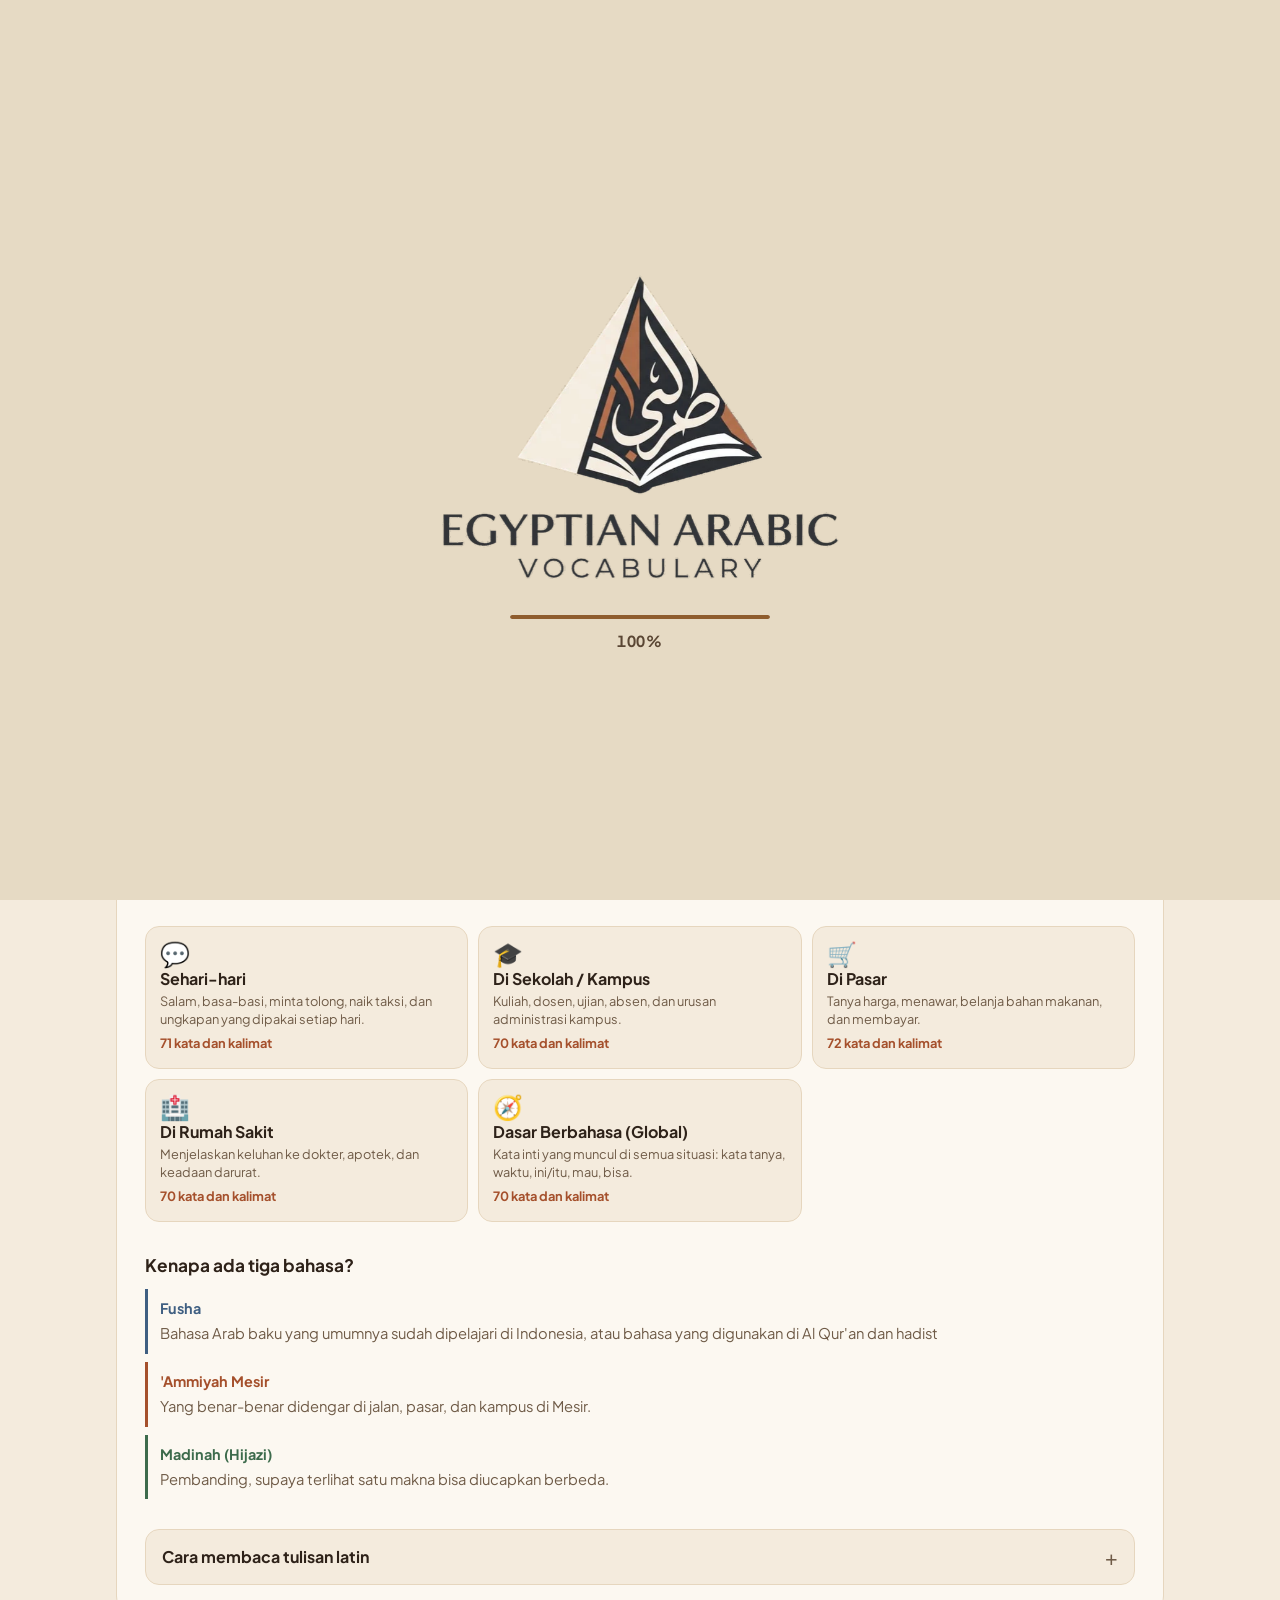
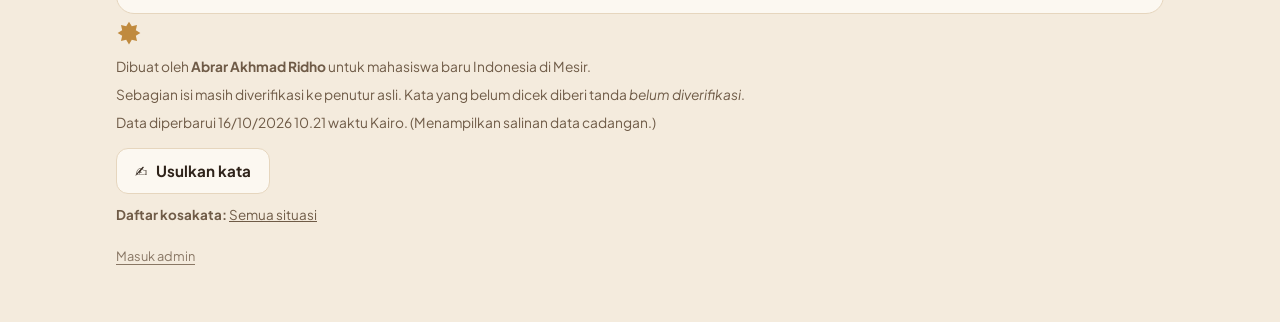
<file: site/index.html>
<!DOCTYPE html>
<html lang="id" data-tema="pagi">
<head>
  <meta charset="utf-8">
  <meta name="viewport" content="width=device-width, initial-scale=1, viewport-fit=cover">
  <title>Egyptian Arabic Vocabulary — Kamus Bahasa Arab Mesir untuk Maba Indonesia</title>
  <meta name="description" content="Kamus saku bahasa Arab Mesir ('Ammiyah) untuk mahasiswa baru Indonesia di Mesir: kosakata dan kalimat sehari-hari, dibandingkan dengan Fusha dan logat Madinah, lengkap dengan cara baca latin.">
  <link rel="canonical" href="https://egypt-arabic-vocabulary.pages.dev/">
  <meta name="theme-color" content="#F4EBDD" id="warnaTema">

  <meta property="og:type" content="website">
  <meta property="og:title" content="Egyptian Arabic Vocabulary">
  <meta property="og:description" content="Kamus saku Fusha, 'Ammiyah Mesir, dan Madinah untuk maba Indonesia di Mesir.">
  <meta property="og:image" content="https://egypt-arabic-vocabulary.pages.dev/assets/img/og.jpg">
  <meta property="og:url" content="https://egypt-arabic-vocabulary.pages.dev/">
  <meta name="twitter:card" content="summary_large_image">

  <link rel="icon" href="assets/img/favicon-32.png" sizes="32x32">
  <link rel="apple-touch-icon" href="assets/img/ikon-180.png">

  <link rel="preconnect" href="https://fonts.googleapis.com">
  <link rel="preconnect" href="https://fonts.gstatic.com" crossorigin>
  <link href="https://fonts.googleapis.com/css2?family=Amiri:wght@400;700&family=Marcellus&family=Plus+Jakarta+Sans:ital,wght@0,400;0,500;0,700;0,800;1,400&display=swap" rel="stylesheet">

  <script>
    /* Pasang tema & bahasa terakhir sebelum halaman tampil (supaya tidak berkedip) */
    (function () {
      var d = document.documentElement;
      try {
        if (localStorage.getItem('eav-tema') === 'malam') d.setAttribute('data-tema', 'malam');
        if (localStorage.getItem('eav-bahasa') === 'en') d.setAttribute('lang', 'en');
      } catch (e) {}
    })();
  </script>
  <link rel="stylesheet" href="assets/css/style.css?v=2">
</head>
<body>
  <!-- ================= LAYAR LOADING ================= -->
  <div class="loader" id="loader" role="status" aria-live="polite">
    <div class="loader-isi">
      <div class="loader-media">
        <video id="loaderVideo" muted playsinline preload="auto" aria-hidden="true"></video>
        <img id="loaderLogo" class="loader-logo" src="assets/img/logo.webp" alt="Egyptian Arabic Vocabulary" hidden>
      </div>
      <div class="loader-bar" aria-hidden="true"><span id="loaderBar"></span></div>
      <p class="loader-angka"><span id="loaderAngka">0</span>%</p>
      <div class="loader-gagal" id="loaderGagal" hidden>
        <p id="loaderPesan"></p>
        <button type="button" id="loaderUlang"></button>
      </div>
    </div>
  </div>

  <a class="lompat" href="#panel" data-t="lompat">Langsung ke isi</a>

  <!-- ================= MENU RINGKAS (muncul saat scroll) ================= -->
  <nav class="mini" id="mini" aria-label="Menu ringkas">
    <div class="wadah mini-isi">
      <div class="mini-menu">
        <button type="button" data-go="home" data-t="menuHome">Home</button>
        <button type="button" data-go="sub" data-t="menuKosakata">Kosakata</button>
        <button type="button" data-go="tentang" data-t="menuTentang">Tentang Saya</button>
        <button type="button" data-go="administrasi" data-t="menuAdministrasiPendek">Administrasi</button>
      </div>
      <div class="alat alat-kecil">
        <button type="button" class="tombol-tema" data-aksi="tema" aria-label="Ganti mode"><span class="ikon-tema" aria-hidden="true"></span></button>
        <button type="button" class="tombol-bahasa" data-aksi="bahasa" aria-label="Ganti bahasa"><span data-bahasa="id">ID</span><span data-bahasa="en">EN</span></button>
      </div>
    </div>
  </nav>

  <!-- ================= HEADER ================= -->
  <header class="hero" id="hero">
    <div class="hero-foto" aria-hidden="true">
      <img id="fotoPagi" class="foto-pagi" alt="" decoding="async" fetchpriority="high">
      <img id="fotoMalam" class="foto-malam" alt="" decoding="async">
    </div>

    <div class="hero-atas">
      <div class="wadah hero-atas-isi">
        <button type="button" class="merek" data-go="home" aria-label="Home">
          <img src="assets/img/lambang.webp" alt="" width="44" height="39">
        </button>
        <div class="alat">
          <button type="button" class="tombol-tema" data-aksi="tema" aria-label="Ganti mode">
            <span class="ikon-tema" aria-hidden="true"></span><span class="label-tema"></span>
          </button>
          <button type="button" class="tombol-bahasa" data-aksi="bahasa" aria-label="Ganti bahasa">
            <span data-bahasa="id">ID</span><span data-bahasa="en">EN</span>
          </button>
        </div>
      </div>
    </div>

    <div class="hero-isi">
      <div class="wadah">
        <p class="hero-ar anim" lang="ar" dir="rtl" aria-hidden="true">قاموس الجيب</p>
        <h1 class="anim">Egyptian Arabic Vocabulary</h1>
        <p class="hero-sub anim" data-t="subjudul">Kamus saku untuk maba Indonesia di Mesir</p>
        <p class="hero-kredit anim"><span data-t="dibuatOleh">Dibuat oleh</span> <button type="button" class="link-nama" data-go="tentang" id="namaPembuat"></button></p>

        <nav class="menu anim" aria-label="Menu utama">
          <button type="button" data-go="home" data-t="menuHome">Home</button>
          <button type="button" data-go="tentang" data-t="menuTentang">Tentang Saya</button>
          <button type="button" data-go="administrasi" data-t="menuAdministrasi">Administrasi di Mesir</button>
          <button type="button" id="tombolKosakata" aria-expanded="false" aria-controls="menuSub"><span data-t="menuKosakata">Kosakata</span><span class="plus" aria-hidden="true">+</span></button>
        </nav>
        <div class="menu-sub" id="menuSub" hidden></div>

        <div class="jam anim" id="jam" aria-label="Jam"></div>
      </div>
    </div>
  </header>

  <main class="wadah" id="utama">
    <!-- ================= PENCARIAN ================= -->
    <section class="kotak-cari" aria-label="Pencarian">
      <form id="formCari" role="search">
        <label for="inputCari" data-t="cariLabel">Cari kata atau kalimat</label>
        <div class="baris-cari">
          <input id="inputCari" type="search" autocomplete="off" enterkeyhint="search">
          <button type="submit" data-t="cariTombol">Cari</button>
        </div>
        <p class="bantuan" data-t-html="cariBantuan"></p>
      </form>
    </section>

    <!-- ================= PANEL (isi berganti sesuai menu) ================= -->
    <section class="panel" id="panel" tabindex="-1" aria-live="polite"></section>
  </main>

  <footer>
    <div class="wadah">
      <svg class="bintang" viewBox="0 0 24 24" fill="currentColor" aria-hidden="true"><path d="M12 1.5l2.6 4.2 4.8-1.1-1.1 4.8 4.2 2.6-4.2 2.6 1.1 4.8-4.8-1.1L12 22.5l-2.6-4.2-4.8 1.1 1.1-4.8L1.5 12l4.2-2.6-1.1-4.8 4.8 1.1z"/></svg>
      <p><span data-t="footerDibuat1">Dibuat oleh</span> <strong id="footerNama"></strong> <span data-t="footerDibuat2">untuk mahasiswa baru Indonesia di Mesir.</span></p>
      <p data-t-html="footerVerifikasi"></p>
      <p id="footerWaktu"></p>
      <div class="footer-aksi">
        <a class="tombol-trakteer" id="tombolTrakteer" target="_blank" rel="noopener" hidden><span aria-hidden="true">☕</span> <span data-t="trakteer">Traktir Abrar kopi</span></a>
        <button type="button" class="tombol-garis" data-go="usulkan" id="tombolUsulkan" hidden><span aria-hidden="true">✍️</span> <span data-t="usulkanKata">Usulkan kata</span></button>
      </div>
      <!--DAFTAR-KOSAKATA-->
      <nav class="daftar-situs" aria-label="Daftar kosakata">
        <p><b>Daftar kosakata:</b> <a href="/kosakata/">Semua situasi</a></p>
      </nav>
      <!--/DAFTAR-KOSAKATA-->
      <p class="footer-admin"><button type="button" class="link-kecil" id="tombolAdmin" data-t="masukAdmin">Masuk admin</button></p>
    </div>
  </footer>

  <button type="button" id="keAtas" aria-label="Kembali ke atas">&uarr;</button>
  <div class="toast" id="toast" role="status" aria-live="polite" hidden></div>

  <script src="assets/js/config.js?v=1"></script>
  <script src="assets/js/teks.js?v=2"></script>
  <script src="assets/js/app.js?v=1"></script>
</body>
</html>
</file>
<file: site/assets/css/style.css>
/* =====================================================================
   EGYPTIAN ARABIC VOCABULARY — TAMPILAN
   Warna diambil dari foto header: pasir keemasan (pagi) & navy malam.
   Ganti warna cukup di dua blok token di bawah ini.
   ===================================================================== */

/* ---------- MODE PAGI ---------- */
:root {
  --bg: #F4EBDD;          /* latar halaman (pasir muda) */
  --bg-rgb: 244, 235, 221;
  --bg-2: #EFE2CC;        /* latar lembut: chip, tabel */
  --kartu: #FCF8F1;       /* kartu */
  --garis: #E6D6BE;
  --teks: #2E2219;        /* coklat tua */
  --teks-2: #6F5B47;
  --aksen: #8F5D2E;       /* amber pasir (tombol aktif) */
  --aksen-teks: #FFFFFF;
  --aksen-lembut: #F1E1C6;
  --emas: #C08A3E;        /* hiasan */
  --fusha: #3F5F82;
  --mesir: #A5502C;
  --madinah: #3D6B4C;
  --draf-bg: #F6EBC8;
  --draf-teks: #7A5A0E;
  --bahaya: #A33A2A;
  --sukses: #2F6B4F;
  --bayang: 0 8px 28px rgba(80, 52, 18, .10);
  --bayang-kecil: 0 2px 10px rgba(80, 52, 18, .07);
  --hero-teks: #2E2219;
  --loader-bg: #E6DAC4;   /* sama persis dengan latar video logo */

  --font-ui: 'Plus Jakarta Sans', system-ui, -apple-system, 'Segoe UI', sans-serif;
  --font-judul: 'Marcellus', 'Plus Jakarta Sans', Georgia, serif;
  --font-ar: 'Amiri', 'Noto Naskh Arabic', 'Traditional Arabic', serif;
  --lebar: 1080px;
  --radius: 18px;
  color-scheme: light;
}

/* ---------- MODE MALAM ---------- */
:root[data-tema="malam"] {
  --bg: #0A1730;
  --bg-rgb: 10, 23, 48;
  --bg-2: #142849;
  --kartu: #112240;
  --garis: #23395C;
  --teks: #ECE6D8;
  --teks-2: #A3AFC4;
  --aksen: #E2B672;
  --aksen-teks: #1B1508;
  --aksen-lembut: #2A3550;
  --emas: #E2B672;
  --fusha: #8FB4E0;
  --mesir: #E79B71;
  --madinah: #8AC49D;
  --draf-bg: rgba(226, 182, 114, .14);
  --draf-teks: #E8C68C;
  --bahaya: #F08A7A;
  --sukses: #8AC49D;
  --bayang: 0 10px 30px rgba(0, 0, 0, .35);
  --bayang-kecil: 0 2px 12px rgba(0, 0, 0, .28);
  --hero-teks: #F3EEE2;
  color-scheme: dark;
}

/* ---------- DASAR ---------- */
*, *::before, *::after { box-sizing: border-box; }
html { scroll-behavior: smooth; -webkit-text-size-adjust: 100%; }
body {
  margin: 0; background: var(--bg); color: var(--teks);
  font-family: var(--font-ui); font-size: 16px; line-height: 1.6;
  -webkit-font-smoothing: antialiased; overflow-x: hidden;
  transition: background-color .5s ease, color .5s ease;
}
body.terkunci { overflow: hidden; }
button, input, select, textarea { font: inherit; color: inherit; }
a { color: var(--aksen); }
img { max-width: 100%; }
:focus-visible { outline: 2px solid var(--aksen); outline-offset: 2px; border-radius: 6px; }
[hidden] { display: none !important; }
.wadah { max-width: var(--lebar); margin: 0 auto; padding: 0 16px; }
.tersembunyi { position: absolute; width: 1px; height: 1px; overflow: hidden; clip: rect(0 0 0 0); white-space: nowrap; }
.lompat { position: absolute; left: 12px; top: -60px; z-index: 100; background: var(--aksen); color: var(--aksen-teks); padding: 8px 14px; border-radius: 10px; font-weight: 700; text-decoration: none; }
.lompat:focus { top: 12px; }
html[lang="en"] [data-bahasa="id"].aktif-saja, html[lang="id"] [data-bahasa="en"].aktif-saja { display: none; }

/* Elemen yang warnanya ikut berganti saat ganti mode */
.kartu, .panel, .kotak-cari, .chip, .ubin, .menu button, .mini, .halaman, details.lipat, .formulir, .modal-isi {
  transition: background-color .5s ease, border-color .5s ease, color .5s ease;
}

/* =====================================================================
   LAYAR LOADING
   ===================================================================== */
.loader {
  position: fixed; inset: 0; z-index: 200; background: var(--loader-bg);
  display: grid; place-items: center; padding: 24px;
  transition: opacity .5s ease, visibility .5s; overflow: hidden;
}
.loader.selesai { opacity: 0; visibility: hidden; pointer-events: none; }
.loader-isi { width: min(640px, 100%); text-align: center; color: #3A2D22; }
.loader-media { position: relative; width: 100%; aspect-ratio: 16 / 9; }
@media (max-width: 600px) { .loader-media { width: 150%; margin-left: -25%; } }
.loader-media video {
  width: 100%; height: 100%; object-fit: cover; display: block;
  /* tepi video dibuat memudar supaya menyatu dengan latar */
  -webkit-mask-image: radial-gradient(ellipse 70% 72% at 50% 50%, #000 62%, transparent 100%);
  mask-image: radial-gradient(ellipse 70% 72% at 50% 50%, #000 62%, transparent 100%);
}
.loader-logo { position: absolute; inset: 0; margin: auto; width: 62%; height: auto; animation: logoMasuk 1.6s cubic-bezier(.2, .8, .2, 1) both; }
@keyframes logoMasuk {
  0% { opacity: 0; transform: translateY(14px) scale(.96); }
  60% { opacity: 1; transform: translateY(-4px) scale(1); }
  100% { opacity: 1; transform: none; }
}
.loader-bar { width: min(260px, 70%); height: 4px; margin: 8px auto 0; border-radius: 99px; background: rgba(58, 45, 34, .14); overflow: hidden; }
.loader-bar span { display: block; height: 100%; width: 0; background: #8F5D2E; border-radius: inherit; transition: width .15s linear; }
.loader-angka { margin: 10px 0 0; font-weight: 700; font-variant-numeric: tabular-nums; letter-spacing: .04em; font-size: .95rem; color: #5A4634; }
.loader-gagal { margin-top: 16px; }
.loader-gagal p { margin: 0 0 10px; color: #5A4634; font-size: .95rem; }
.loader-gagal button { border: 0; background: #8F5D2E; color: #fff; font-weight: 700; padding: 10px 20px; border-radius: 12px; cursor: pointer; }

/* =====================================================================
   HEADER (foto piramida pagi / malam)
   ===================================================================== */
.hero { position: relative; overflow: hidden; min-height: 600px; display: flex; flex-direction: column; color: var(--hero-teks); }
.hero-foto { position: absolute; inset: 0; background: var(--bg-2); }
.hero-foto img {
  position: absolute; inset: 0; width: 100%; height: 100%; object-fit: cover; object-position: 74% 40%;
  transition: opacity .9s ease; opacity: 0;
}
:root:not([data-tema="malam"]) .foto-pagi.siap, :root[data-tema="malam"] .foto-malam.siap { opacity: 1; }
/* Bagian bawah foto memudar ke warna halaman supaya menyatu */
.hero::after {
  content: ""; position: absolute; inset: 0; pointer-events: none;
  background:
    linear-gradient(to top, rgba(var(--bg-rgb), 1) 0%, rgba(var(--bg-rgb), .92) 30%, rgba(var(--bg-rgb), .35) 58%, rgba(var(--bg-rgb), 0) 78%),
    linear-gradient(to bottom, rgba(var(--bg-rgb), .45) 0%, rgba(var(--bg-rgb), 0) 22%);
  transition: background .5s ease;
}
.hero-atas { position: relative; z-index: 2; padding-top: max(12px, env(safe-area-inset-top)); }
.hero-atas-isi { display: flex; align-items: center; justify-content: space-between; gap: 10px; }
.merek { background: none; border: 0; padding: 4px; cursor: pointer; line-height: 0; border-radius: 10px; }
.merek img { width: 44px; height: auto; filter: drop-shadow(0 2px 6px rgba(0, 0, 0, .18)); }

.alat { display: flex; gap: 8px; align-items: center; }
.tombol-tema, .tombol-bahasa {
  display: inline-flex; align-items: center; gap: 6px; height: 38px; padding: 0 12px;
  border-radius: 999px; border: 1px solid rgba(var(--bg-rgb), .55);
  background: rgba(var(--bg-rgb), .72); color: var(--teks);
  -webkit-backdrop-filter: blur(8px); backdrop-filter: blur(8px);
  font-weight: 700; font-size: .85rem; cursor: pointer;
}
.ikon-tema::before { content: "☀"; font-size: 1rem; }
:root[data-tema="malam"] .ikon-tema::before { content: "☾"; }
.tombol-bahasa span { opacity: .45; padding: 0 1px; }
.tombol-bahasa span + span::before { content: "|"; opacity: .5; margin-right: 6px; }
html[lang="id"] .tombol-bahasa [data-bahasa="id"], html[lang="en"] .tombol-bahasa [data-bahasa="en"] { opacity: 1; }

.hero-isi { position: relative; z-index: 1; margin-top: auto; padding: 120px 0 26px; }
.hero-ar { font-family: var(--font-ar); font-size: 1.6rem; line-height: 1.2; color: var(--mesir); margin: 0; text-align: left; }
.hero h1 {
  font-family: var(--font-judul); font-weight: 400; font-size: clamp(2.3rem, 8.4vw, 4.2rem);
  line-height: 1.02; letter-spacing: .005em; margin: 4px 0 0; max-width: 12ch; color: var(--hero-teks);
}
:root[data-tema="malam"] .hero h1 { text-shadow: 0 2px 22px rgba(0, 0, 0, .55); }
.hero-sub { margin: 12px 0 0; color: var(--teks-2); max-width: 44ch; font-size: 1.02rem; }
:root[data-tema="malam"] .hero-sub { color: #C9D2E2; }
.hero-kredit { margin: 6px 0 0; font-size: .92rem; color: var(--teks-2); }
:root[data-tema="malam"] .hero-kredit { color: #C9D2E2; }
.link-nama {
  background: none; border: 0; padding: 0; font-weight: 700; color: var(--hero-teks); cursor: pointer;
  text-decoration: underline; text-decoration-color: var(--emas); text-underline-offset: 3px; text-decoration-thickness: 2px;
}

.menu { display: flex; flex-wrap: wrap; gap: 8px; margin-top: 18px; }
.menu button {
  border: 1.5px solid var(--garis); background: rgba(var(--bg-rgb), .82); color: var(--teks);
  border-radius: 999px; padding: 9px 15px; font-weight: 700; font-size: .9rem; cursor: pointer;
  -webkit-backdrop-filter: blur(6px); backdrop-filter: blur(6px);
}
.menu button:hover { border-color: var(--aksen); }
.menu button[aria-current="true"] { background: var(--aksen); border-color: var(--aksen); color: var(--aksen-teks); }
.menu .plus { display: inline-block; margin-left: 5px; transition: transform .15s; }
.menu button[aria-expanded="true"] .plus { transform: rotate(45deg); }
.menu-sub { display: flex; flex-wrap: wrap; gap: 8px; margin-top: 10px; }

/* Jam Mesir / Indonesia / Saudi */
.jam { display: flex; flex-wrap: wrap; gap: 6px; margin-top: 18px; }
.jam-item {
  background: rgba(var(--bg-rgb), .78); border: 1px solid var(--garis); border-radius: 12px;
  padding: 5px 11px; line-height: 1.25; min-width: 88px; color: var(--teks);
  -webkit-backdrop-filter: blur(6px); backdrop-filter: blur(6px);
}
.jam-nama { display: block; font-size: .68rem; color: var(--teks-2); white-space: nowrap; }
.jam-waktu { font-weight: 800; font-size: 1.05rem; font-variant-numeric: tabular-nums; }
.jam-hari { font-size: .68rem; color: var(--teks-2); margin-left: 4px; }

@media (min-width: 820px) {
  .hero { min-height: 620px; }
  .hero::after {
    background:
      linear-gradient(to top, rgba(var(--bg-rgb), 1) 0%, rgba(var(--bg-rgb), 0) 34%),
      linear-gradient(to right, rgba(var(--bg-rgb), .94) 0%, rgba(var(--bg-rgb), .78) 34%, rgba(var(--bg-rgb), 0) 62%),
      linear-gradient(to bottom, rgba(var(--bg-rgb), .4) 0%, rgba(var(--bg-rgb), 0) 18%);
  }
  .hero-foto img { object-position: 70% 45%; }
  .hero-isi { padding: 60px 0 56px; margin-top: auto; margin-bottom: auto; }
  .label-tema::before { content: attr(data-label); }
}

/* Animasi masuk setelah loading */
.anim { opacity: 0; transform: translateY(14px); }
body.mulai .anim { opacity: 1; transform: none; transition: opacity .7s ease, transform .7s cubic-bezier(.2, .8, .2, 1); }
body.mulai .anim:nth-child(2) { transition-delay: .06s; }
body.mulai .anim:nth-child(3) { transition-delay: .12s; }
body.mulai .anim:nth-child(4) { transition-delay: .18s; }
body.mulai .anim:nth-child(5) { transition-delay: .24s; }
body.mulai .anim:nth-child(7) { transition-delay: .3s; }

/* =====================================================================
   MENU RINGKAS (muncul saat header sudah lewat)
   ===================================================================== */
.mini {
  position: fixed; top: 0; left: 0; right: 0; z-index: 30;
  background: rgba(var(--bg-rgb), .92); -webkit-backdrop-filter: blur(10px); backdrop-filter: blur(10px);
  border-bottom: 1px solid var(--garis); transform: translateY(-105%); transition: transform .22s ease, background-color .5s;
  padding-top: env(safe-area-inset-top);
}
.mini.tampil { transform: none; }
.mini-isi { display: flex; align-items: center; justify-content: space-between; gap: 6px; }
.mini-menu { display: flex; gap: 2px; overflow-x: auto; scrollbar-width: none; min-width: 0; }
.mini-menu::-webkit-scrollbar { display: none; }
.mini-menu button {
  flex: 0 0 auto; background: none; border: 0; padding: 13px 9px 11px; font-weight: 700; font-size: .86rem;
  color: var(--teks-2); border-bottom: 3px solid transparent; cursor: pointer;
}
.mini-menu button[aria-current="true"] { color: var(--teks); border-bottom-color: var(--aksen); }
.alat-kecil .tombol-tema, .alat-kecil .tombol-bahasa { height: 32px; padding: 0 9px; font-size: .78rem; background: var(--kartu); border-color: var(--garis); backdrop-filter: none; }

/* =====================================================================
   PENCARIAN & PANEL
   ===================================================================== */
main { padding-top: 6px; padding-bottom: 56px; position: relative; z-index: 2; }
.kotak-cari { background: var(--kartu); border: 1px solid var(--garis); border-radius: var(--radius); padding: 16px; margin-bottom: 18px; box-shadow: var(--bayang); }
.kotak-cari label { display: block; font-weight: 700; margin-bottom: 8px; }
.baris-cari { display: flex; gap: 8px; }
.baris-cari input {
  flex: 1; min-width: 0; padding: 12px 14px; border-radius: 12px; border: 1.5px solid var(--garis);
  background: var(--bg); font-size: 1rem;
}
.baris-cari input:focus { outline: none; border-color: var(--aksen); }
.baris-cari button { border: 0; border-radius: 12px; padding: 0 18px; background: var(--aksen); color: var(--aksen-teks); font-weight: 700; cursor: pointer; }
.bantuan { margin: 8px 0 0; font-size: .84rem; color: var(--teks-2); }

.panel { background: var(--kartu); border: 1px solid var(--garis); border-radius: var(--radius); padding: 20px 16px 24px; scroll-margin-top: 64px; min-height: 320px; }
.panel:focus { outline: none; }
@media (min-width: 820px) { .panel { padding: 28px; } }
.panel h2 { font-family: var(--font-judul); font-weight: 400; font-size: 1.7rem; line-height: 1.2; margin: 0 0 6px; }
.panel h3 { font-size: 1.08rem; margin: 0; font-weight: 700; }
.lead { color: var(--teks-2); margin: 0 0 20px; max-width: 62ch; }
.bagian { margin-top: 30px; }
.bagian > h3 { margin-bottom: 10px; }
.panel.masuk > * { animation: panelMasuk .35s ease both; }
@keyframes panelMasuk { from { opacity: 0; transform: translateY(8px); } to { opacity: 1; transform: none; } }

/* Kotak situasi di Home */
.grid-sub { display: grid; grid-template-columns: repeat(2, minmax(0, 1fr)); gap: 10px; }
@media (min-width: 820px) { .grid-sub { grid-template-columns: repeat(3, minmax(0, 1fr)); } }
.ubin {
  text-align: left; background: var(--bg); border: 1px solid var(--garis); border-radius: 14px; padding: 14px;
  cursor: pointer; display: flex; flex-direction: column; gap: 4px; transition: transform .15s ease, border-color .2s, background-color .5s;
}
.ubin:hover { border-color: var(--aksen); transform: translateY(-2px); }
.ubin .ikon { font-size: 1.5rem; line-height: 1; }
.ubin strong { font-size: 1rem; line-height: 1.3; }
.ubin small { color: var(--teks-2); font-size: .8rem; line-height: 1.4; }
.ubin .jumlah { color: var(--mesir); font-weight: 700; font-size: .8rem; margin-top: auto; }

/* Penjelasan tiga bahasa */
.tiga-bahasa { display: grid; gap: 8px; }
.baris-bahasa { padding: 8px 0 8px 12px; border-left: 3px solid var(--warna); }
.baris-bahasa b { display: block; font-size: .9rem; color: var(--warna); }
.baris-bahasa span { font-size: .92rem; color: var(--teks-2); }
.fusha { --warna: var(--fusha); }
.mesir { --warna: var(--mesir); }
.saudi { --warna: var(--madinah); }

details.lipat { background: var(--bg); border: 1px solid var(--garis); border-radius: 14px; }
details.lipat > summary { cursor: pointer; padding: 14px 40px 14px 16px; font-weight: 700; list-style: none; position: relative; }
details.lipat > summary::-webkit-details-marker { display: none; }
details.lipat > summary::after { content: "+"; position: absolute; right: 16px; top: 50%; transform: translateY(-50%); font-weight: 400; font-size: 1.3rem; color: var(--teks-2); }
details.lipat[open] > summary::after { content: "\2212"; }
.isi-lipat { padding: 0 16px 16px; }
.tabel-baca { width: 100%; border-collapse: collapse; font-size: .92rem; }
.tabel-baca td { padding: 8px 6px; border-top: 1px solid var(--garis); vertical-align: top; }
.tabel-baca td:first-child { font-family: var(--font-ar); font-size: 1.25rem; white-space: nowrap; width: 34%; }

/* Chip sub */
.chips { display: flex; gap: 8px; overflow-x: auto; padding: 2px 0 12px; margin-bottom: 8px; scrollbar-width: none; }
.chips::-webkit-scrollbar { display: none; }
.chip {
  flex: 0 0 auto; display: inline-flex; align-items: center; gap: 6px; padding: 8px 13px; border-radius: 999px;
  border: 1.5px solid var(--garis); background: var(--bg-2); cursor: pointer; font-weight: 500; font-size: .88rem; white-space: nowrap;
}
.chip[aria-pressed="true"] { background: var(--aksen); border-color: var(--aksen); color: var(--aksen-teks); font-weight: 700; }

/* Tombol pilih Fusha / Mesir / Madinah */
.logat-pilih { display: flex; flex-wrap: wrap; gap: 8px; margin: 14px 0 16px; }
.logat-pilih button {
  display: inline-flex; align-items: center; gap: 8px; padding: 8px 16px; border-radius: 10px;
  border: 1.5px solid var(--warna); background: var(--warna); color: var(--kartu); font-weight: 700; font-size: .9rem; cursor: pointer;
}
.logat-pilih button[aria-pressed="false"] { background: transparent; color: var(--warna); border-style: dashed; }
.info { font-size: .86rem; color: var(--teks-2); margin: 0 0 12px; }

/* =====================================================================
   KARTU KOSAKATA
   ===================================================================== */
.daftar { display: grid; gap: 12px; }
.kartu { background: var(--bg); border: 1px solid var(--garis); border-radius: 16px; padding: 14px 16px; position: relative; }
.kartu-kepala { display: flex; justify-content: space-between; gap: 10px; margin-bottom: 8px; }
.kartu-kepala h3 { font-size: 1.1rem; line-height: 1.3; }
.kartu-terjemah { font-size: .84rem; color: var(--teks-2); margin: 1px 0 0; }
.kartu-asal { font-size: .76rem; color: var(--teks-2); margin: 3px 0 0; }
.tipe { font-size: .74rem; color: var(--teks-2); white-space: nowrap; }
.draf { display: inline-block; margin-top: 4px; font-size: .7rem; font-weight: 700; color: var(--draf-teks); background: var(--draf-bg); padding: 2px 8px; border-radius: 999px; white-space: nowrap; }
.logat { display: grid; grid-template-columns: 74px 1fr; align-items: center; gap: 10px; padding: 7px 10px; border-left: 3px solid var(--warna); border-radius: 0 10px 10px 0; background: color-mix(in srgb, var(--warna) 6%, transparent); }
.logat + .logat { margin-top: 6px; }
.logat-nama { font-size: .78rem; font-weight: 700; color: var(--warna); }
.logat-teks { text-align: right; min-width: 0; }
.ar { font-family: var(--font-ar); font-size: 1.65rem; line-height: 1.5; margin: 0; overflow-wrap: anywhere; }
.lat { font-size: .86rem; font-style: italic; color: var(--teks-2); margin: 0; overflow-wrap: anywhere; }
.catatan { margin: 10px 0 0; padding-top: 8px; border-top: 1px dashed var(--garis); font-size: .85rem; color: var(--teks-2); }
.kartu-bawah { display: flex; flex-wrap: wrap; gap: 6px 14px; margin-top: 8px; font-size: .78rem; }
.kartu-bawah button { background: none; border: 0; padding: 4px 0; color: var(--teks-2); cursor: pointer; text-decoration: underline; text-underline-offset: 3px; font-size: .78rem; }
.kartu-bawah button.edit { color: var(--aksen); font-weight: 700; text-decoration: none; }

@media (min-width: 900px) {
  .kartu { display: grid; grid-template-columns: 1.15fr repeat(var(--n, 3), 1fr); gap: 0 14px; align-items: start; }
  .kartu-kepala { flex-direction: column; justify-content: flex-start; margin: 0; }
  .logat { display: block; border-left: 0; border-top: 3px solid var(--warna); border-radius: 0 0 10px 10px; padding: 8px 6px 6px; text-align: center; }
  .logat + .logat { margin-top: 0; }
  .logat-teks { text-align: center; }
  .catatan, .kartu-bawah { grid-column: 1 / -1; }
}

/* Halaman (Sebelumnya / Berikutnya) */
.halaman {
  position: sticky; bottom: max(10px, env(safe-area-inset-bottom)); z-index: 5; display: flex; align-items: center;
  justify-content: space-between; gap: 8px; margin-top: 16px; padding: 8px; background: var(--kartu);
  border: 1px solid var(--garis); border-radius: 16px; box-shadow: var(--bayang-kecil);
}
.halaman button { border: 1.5px solid var(--aksen); background: var(--aksen); color: var(--aksen-teks); border-radius: 12px; padding: 10px 12px; font-weight: 700; font-size: .85rem; cursor: pointer; white-space: nowrap; }
.halaman button:disabled { background: transparent; color: var(--teks-2); border-color: var(--garis); cursor: default; }
.halaman-info { font-size: .75rem; color: var(--teks-2); text-align: center; line-height: 1.3; }
.halaman-info b { display: block; font-size: 1rem; color: var(--teks); }
.titik { display: flex; justify-content: center; gap: 6px; margin-top: 10px; flex-wrap: wrap; }
.titik button { width: 9px; height: 9px; padding: 0; border-radius: 50%; border: 0; background: var(--garis); cursor: pointer; transition: width .2s; }
.titik button[aria-current="true"] { background: var(--aksen); width: 22px; border-radius: 999px; }
.daftar.geser-kiri { animation: masukKanan .22s ease-out; }
.daftar.geser-kanan { animation: masukKiri .22s ease-out; }
@keyframes masukKanan { from { opacity: 0; transform: translateX(24px); } to { opacity: 1; transform: none; } }
@keyframes masukKiri { from { opacity: 0; transform: translateX(-24px); } to { opacity: 1; transform: none; } }

.kosong { text-align: center; padding: 32px 18px; border: 1.5px dashed var(--garis); border-radius: 16px; background: var(--bg); }
.kosong svg { width: 32px; height: 32px; color: var(--emas); }
.kosong h3 { margin: 10px 0 4px; }
.kosong p { margin: 0 auto; color: var(--teks-2); max-width: 44ch; font-size: .94rem; }
.kosong .tombol-garis { margin-top: 14px; }

/* =====================================================================
   TENTANG SAYA & ADMINISTRASI
   ===================================================================== */
.profil { display: flex; gap: 18px; align-items: center; flex-wrap: wrap; margin-bottom: 8px; }
.foto {
  width: 112px; height: 112px; border-radius: 50%; flex: 0 0 auto; background: var(--bg-2); display: grid; place-items: center;
  font-size: 2.4rem; font-weight: 800; overflow: hidden; border: 3px solid var(--kartu); outline: 1px solid var(--garis);
}
.foto img { width: 100%; height: 100%; object-fit: cover; }
.profil h2 { margin: 0; }
.profil dl { margin: 8px 0 0; display: grid; grid-template-columns: auto 1fr; gap: 3px 14px; font-size: .92rem; }
.profil dt { color: var(--teks-2); }
.profil dd { margin: 0; }
.kontak { margin-top: 10px; display: flex; flex-wrap: wrap; gap: 8px; }
.kontak a, .kontak span { display: inline-block; font-size: .88rem; font-weight: 700; padding: 6px 12px; border-radius: 999px; background: var(--bg-2); text-decoration: none; color: var(--teks); }
.cerita { max-width: 66ch; }
.cerita h3 { margin: 26px 0 8px; font-family: var(--font-judul); font-weight: 400; font-size: 1.25rem; }
.cerita p { margin: 0 0 12px; }

.peringatan { background: var(--draf-bg); border: 1px solid var(--garis); color: var(--draf-teks); border-radius: 12px; padding: 12px 14px; font-size: .9rem; margin-bottom: 22px; }
.tahap { margin-bottom: 24px; }
.tahap-judul { display: flex; align-items: center; gap: 10px; margin: 0 0 10px; }
.tahap-no { width: 30px; height: 30px; border-radius: 50%; background: var(--aksen); color: var(--aksen-teks); display: grid; place-items: center; font-size: .9rem; font-weight: 700; flex: 0 0 auto; }
.tahap-kosong { font-size: .9rem; color: var(--teks-2); border: 1.5px dashed var(--garis); border-radius: 12px; padding: 12px 14px; margin: 0; }
details.langkah { margin-bottom: 10px; }
.ringkas { display: block; font-weight: 400; font-size: .82rem; color: var(--teks-2); margin-top: 2px; }
.isi-lipat h4 { font-size: .84rem; margin: 14px 0 4px; color: var(--teks-2); }
.isi-lipat p, .isi-lipat ul { margin: 0; }
.isi-lipat ul { padding-left: 20px; }

/* =====================================================================
   FORMULIR (masukan & admin)
   ===================================================================== */
.formulir { display: grid; gap: 14px; max-width: 720px; }
.baris-form { display: grid; gap: 14px; }
@media (min-width: 640px) { .baris-form.dua { grid-template-columns: 1fr 1fr; } }
.isian { display: grid; gap: 6px; }
.isian > span { font-weight: 700; font-size: .9rem; }
.isian small { color: var(--teks-2); font-size: .8rem; }
.isian input, .isian select, .isian textarea {
  width: 100%; padding: 11px 13px; border-radius: 12px; border: 1.5px solid var(--garis);
  background: var(--bg); font-size: 16px; /* 16px: HP tidak auto-zoom */
}
.isian textarea { min-height: 88px; resize: vertical; line-height: 1.5; }
.isian input:focus, .isian select:focus, .isian textarea:focus { outline: none; border-color: var(--aksen); }
.isian input[dir="rtl"], .isian textarea[dir="rtl"] { font-family: var(--font-ar); font-size: 1.35rem; padding: 6px 13px; }
.isian.cek { display: flex; align-items: center; gap: 10px; }
.isian.cek input { width: 22px; height: 22px; accent-color: var(--aksen); }
.isian.cek span { font-weight: 500; }
fieldset.grup { border: 1px solid var(--garis); border-radius: 14px; padding: 12px 14px 14px; margin: 0; display: grid; gap: 12px; }
fieldset.grup legend { font-weight: 700; font-size: .86rem; padding: 0 6px; color: var(--warna, var(--teks)); }
.madu { position: absolute; left: -9999px; width: 1px; height: 1px; overflow: hidden; } /* jebakan robot */
.tombol-utama, .tombol-garis, .tombol-bahaya {
  display: inline-flex; align-items: center; justify-content: center; gap: 8px; min-height: 44px;
  padding: 10px 18px; border-radius: 12px; font-weight: 700; cursor: pointer; text-decoration: none; font-size: .95rem;
}
.tombol-utama { border: 1.5px solid var(--aksen); background: var(--aksen); color: var(--aksen-teks); }
.tombol-utama:disabled { opacity: .55; cursor: wait; }
.tombol-garis { border: 1.5px solid var(--garis); background: var(--kartu); color: var(--teks); }
.tombol-garis:hover { border-color: var(--aksen); }
.tombol-bahaya { border: 1.5px solid var(--bahaya); background: transparent; color: var(--bahaya); }
.aksi-form { display: flex; flex-wrap: wrap; gap: 10px; align-items: center; }
.pesan-ok { background: color-mix(in srgb, var(--sukses) 12%, transparent); border: 1px solid color-mix(in srgb, var(--sukses) 35%, transparent); border-radius: 14px; padding: 16px; }
.pesan-ok h3 { color: var(--sukses); margin-bottom: 4px; }

/* =====================================================================
   FOOTER, TOMBOL KE ATAS, TOAST
   ===================================================================== */
footer { padding: 6px 0 calc(44px + env(safe-area-inset-bottom)); font-size: .86rem; color: var(--teks-2); }
footer p { margin: 0 0 6px; }
.bintang { display: block; width: 26px; height: 26px; color: var(--emas); margin-bottom: 10px; }
.footer-aksi { display: flex; flex-wrap: wrap; gap: 10px; margin: 14px 0 8px; }
.footer-aksi:empty { display: none; }
.tombol-trakteer {
  display: inline-flex; align-items: center; gap: 8px; min-height: 44px; padding: 10px 18px; border-radius: 12px;
  background: #BE1E2D; color: #fff; font-weight: 700; text-decoration: none;
}
.footer-admin { margin-top: 14px; }
.link-kecil { background: none; border: 0; padding: 6px 0; color: var(--teks-2); font-size: .8rem; text-decoration: underline; text-underline-offset: 3px; cursor: pointer; opacity: .8; }

#keAtas {
  position: fixed; right: 16px; bottom: calc(84px + env(safe-area-inset-bottom)); z-index: 20; width: 46px; height: 46px;
  border-radius: 50%; border: 1px solid var(--garis); background: var(--kartu); color: var(--teks); cursor: pointer;
  font-size: 1.2rem; opacity: 0; pointer-events: none; transition: opacity .2s; box-shadow: var(--bayang-kecil);
}
#keAtas.tampil { opacity: 1; pointer-events: auto; }

.toast {
  position: fixed; left: 50%; bottom: calc(20px + env(safe-area-inset-bottom)); transform: translateX(-50%); z-index: 150;
  max-width: min(92vw, 520px); background: var(--teks); color: var(--bg); padding: 12px 18px; border-radius: 14px;
  font-size: .92rem; font-weight: 500; box-shadow: var(--bayang); animation: toastMasuk .25s ease;
}
.toast.gagal { background: var(--bahaya); color: #fff; }
@keyframes toastMasuk { from { opacity: 0; transform: translate(-50%, 10px); } to { opacity: 1; transform: translate(-50%, 0); } }

/* =====================================================================
   GERAKAN DIKURANGI (pengaturan aksesibilitas di HP/laptop)
   ===================================================================== */
@media (prefers-reduced-motion: reduce) {
  html { scroll-behavior: auto; }
  *, *::before, *::after { animation-duration: .01ms !important; animation-iteration-count: 1 !important; transition-duration: .01ms !important; }
  .anim { opacity: 1; transform: none; }
}

/* Daftar link kosakata di footer (untuk Google & pengunjung) */
.daftar-situs { margin: 10px 0 4px; font-size: .84rem; }
.daftar-situs a { color: var(--teks-2); }
</file>
